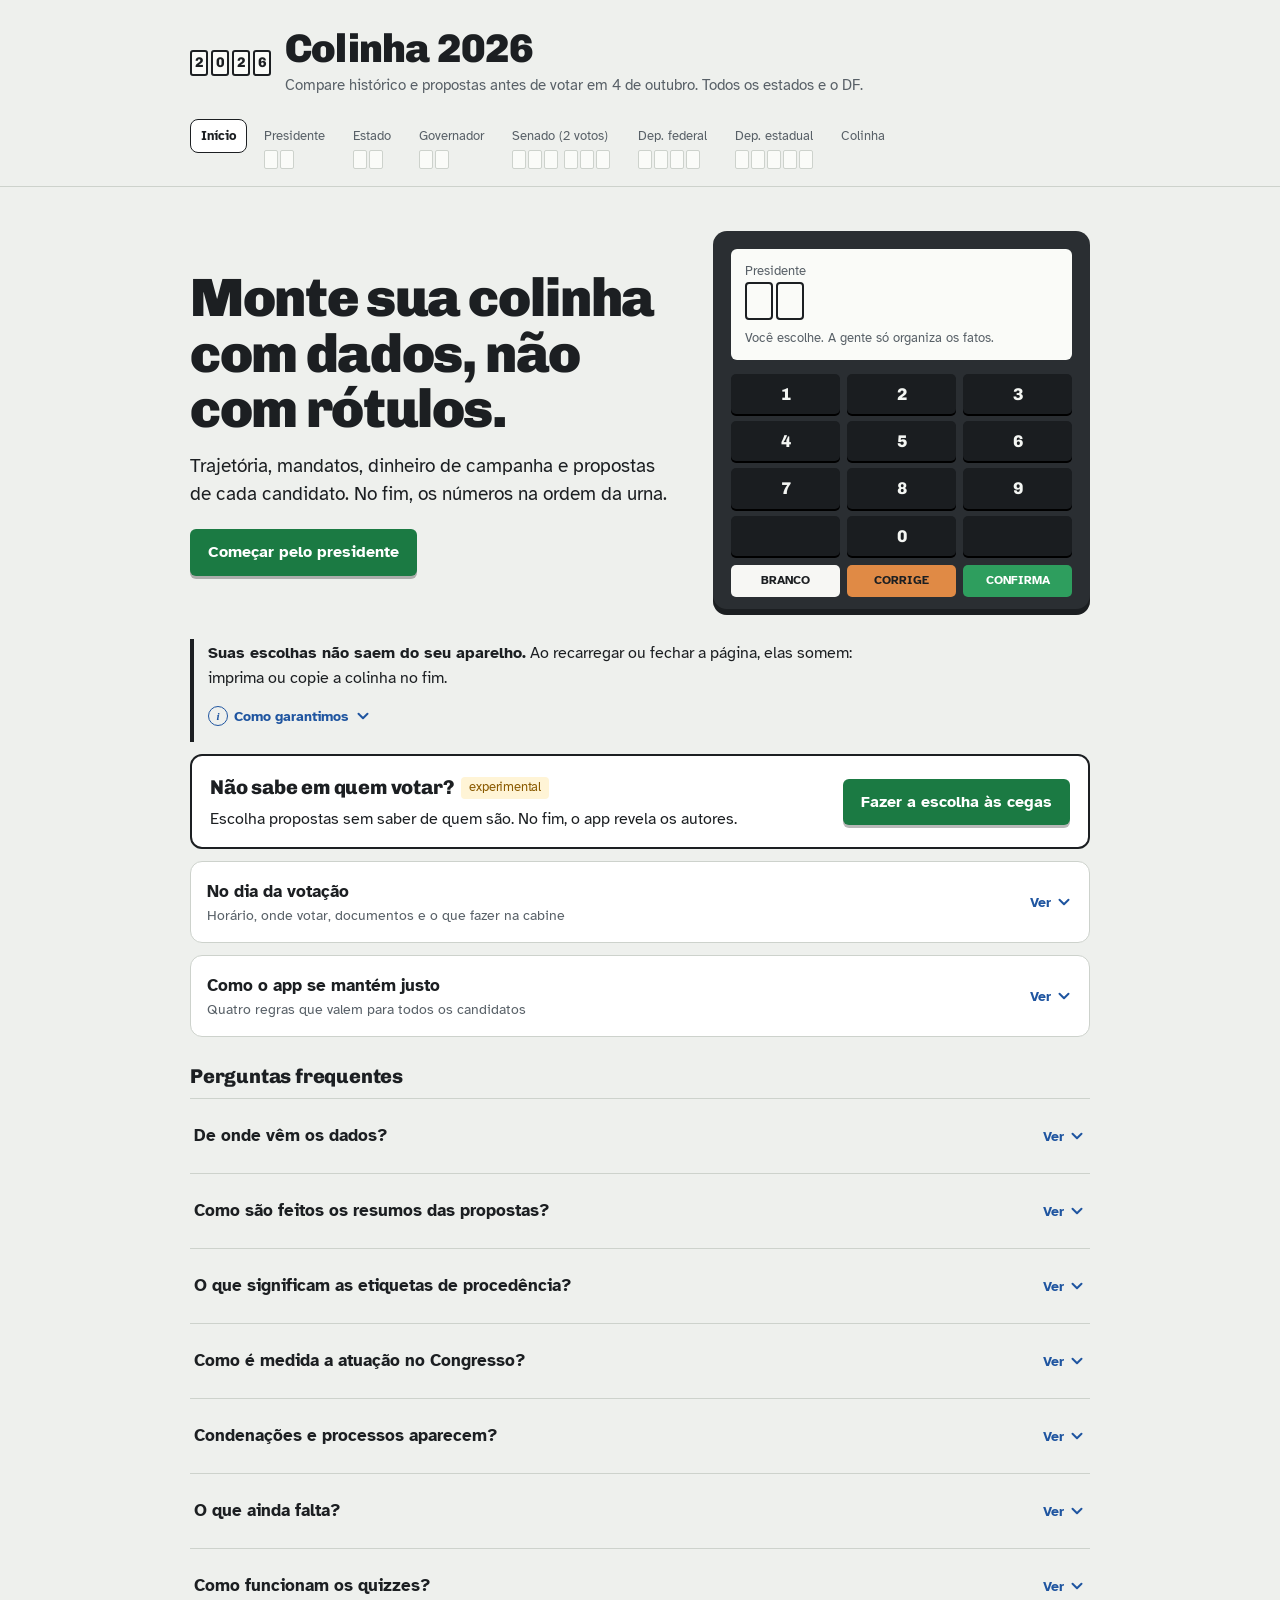
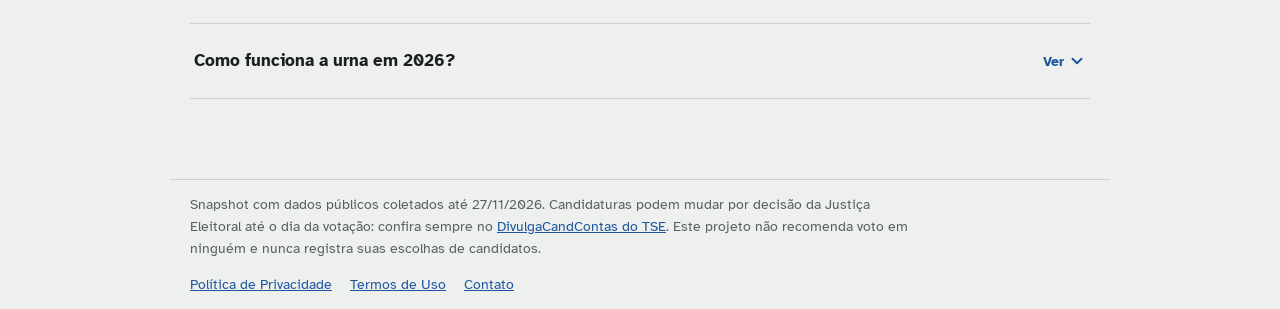
<file: index.html>
<!DOCTYPE html>
<html lang="pt-BR">
<head>
<meta charset="utf-8">
<meta http-equiv="Content-Security-Policy" content="default-src 'self'; script-src 'self' https://www.googletagmanager.com; connect-src 'self' https://*.google-analytics.com https://*.analytics.google.com https://www.googletagmanager.com; img-src 'self' data: https://*.google-analytics.com https://*.googletagmanager.com; style-src 'self' 'unsafe-inline'; font-src 'self' data:; object-src 'none'; base-uri 'self'; form-action 'none'; frame-src 'none'; upgrade-insecure-requests">
<meta name="referrer" content="strict-origin-when-cross-origin">
<meta name="viewport" content="width=device-width, initial-scale=1, viewport-fit=cover">
<title>Colinha 2026</title>
<meta name="description" content="Compare histórico, propostas e dados dos candidatos das Eleições 2026 e monte sua colinha na ordem da urna. Todos os estados e o Distrito Federal.">
<meta property="og:title" content="Colinha 2026: compare candidatos com dados">
<meta property="og:description" content="Histórico, propostas registradas no TSE e a colinha na ordem exata da urna. Sem recomendação de voto.">
<meta property="og:type" content="website">
<meta property="og:locale" content="pt_BR">
<meta name="theme-color" content="#2A2E32">
<link rel="icon" href="data:image/svg+xml,<svg xmlns='http://www.w3.org/2000/svg' viewBox='0 0 100 100'><text y='.9em' font-size='90'>🗳️</text></svg>">
  <script type="module" crossorigin src="./assets/index-CHFm_6xz.js"></script>
  <link rel="stylesheet" crossorigin href="./assets/index-B240W4IN.css">
</head>
<body>
<div id="root"></div>
</body>
</html>
</file>
<file: assets/index-B240W4IN.css>
@font-face{font-family:Atkinson Hyperlegible;font-style:normal;font-display:swap;font-weight:400;src:url(./atkinson-hyperlegible-latin-400-normal-BrHNak5F.woff2) format("woff2"),url(./atkinson-hyperlegible-latin-400-normal-BbWidj28.woff) format("woff")}@font-face{font-family:Atkinson Hyperlegible;font-style:italic;font-display:swap;font-weight:400;src:url(./atkinson-hyperlegible-latin-400-italic-D-qjh7ci.woff2) format("woff2"),url(./atkinson-hyperlegible-latin-400-italic-OoEIrRJc.woff) format("woff")}@font-face{font-family:Atkinson Hyperlegible;font-style:normal;font-display:swap;font-weight:700;src:url(./atkinson-hyperlegible-latin-700-normal-GZI4o3u0.woff2) format("woff2"),url(./atkinson-hyperlegible-latin-700-normal-BK6Glc0m.woff) format("woff")}@font-face{font-family:Chivo;font-style:normal;font-display:swap;font-weight:600;src:url(./chivo-latin-600-normal-B9W10NB8.woff2) format("woff2"),url(./chivo-latin-600-normal-D21PgxtD.woff) format("woff")}@font-face{font-family:Chivo;font-style:normal;font-display:swap;font-weight:800;src:url(./chivo-latin-800-normal-Dq-1cD0w.woff2) format("woff2"),url(./chivo-latin-800-normal-Bgoad_Kc.woff) format("woff")}@font-face{font-family:Chivo;font-style:normal;font-display:swap;font-weight:900;src:url(./chivo-latin-900-normal-C9LqtGxx.woff2) format("woff2"),url(./chivo-latin-900-normal-BOCGNdu-.woff) format("woff")}:root{box-sizing:border-box;padding-top:env(safe-area-inset-top,0px);padding-bottom:env(safe-area-inset-bottom,0px);--paper:#EEF0ED;--panel:#FFFFFF;--ink:#1C1F22;--muted:#586067;--line:#CDD2CC;--soft:#E3E6E1;--key:#2A2E32;--keyink:#F4F6F3;--confirma:#1B7A43;--confirma-ink:#FFFFFF;--corrige:#C9661A;--corrige-soft:#FBEBDD;--alert:#9A4308;--link:#1F55A0;--screen:#FAFBF8;--warn:#8A5A00;--warn-soft:#FFF4D6;--font:"Atkinson Hyperlegible", "Segoe UI", Roboto, Helvetica, Arial, sans-serif;--display:"Chivo", "Atkinson Hyperlegible", "Segoe UI", Arial, sans-serif}@media (prefers-color-scheme: dark){:root:not([data-theme=light]){--paper:#141618;--panel:#1D2023;--ink:#E8EBE7;--muted:#A3AAB0;--line:#353A3F;--soft:#262A2E;--key:#0E1012;--keyink:#E8EBE7;--confirma:#2E9E5E;--corrige:#E08A45;--corrige-soft:#3A2A1C;--link:#7FAEF0;--screen:#23272B;--warn:#F2C766;--warn-soft:#332A14;--alert:#F0A36A}}:root[data-theme=dark]{--paper:#141618;--panel:#1D2023;--ink:#E8EBE7;--muted:#A3AAB0;--line:#353A3F;--soft:#262A2E;--key:#0E1012;--keyink:#E8EBE7;--confirma:#2E9E5E;--corrige:#E08A45;--corrige-soft:#3A2A1C;--link:#7FAEF0;--screen:#23272B;--warn:#F2C766;--warn-soft:#332A14;--alert:#F0A36A}html{scroll-padding-top:calc(env(safe-area-inset-top,0px) + 120px)}*,*:before,*:after{box-sizing:inherit}body{margin:0;background:var(--paper);color:var(--ink);font-family:var(--font);font-size:17px;line-height:1.55;-webkit-font-smoothing:antialiased}a{color:var(--link)}a:focus-visible,button:focus-visible,input:focus-visible,select:focus-visible,summary:focus-visible{outline:3px solid var(--link);outline-offset:2px;border-radius:4px}.wrap{max-width:940px;margin:0 auto;padding:0 20px}button{font:inherit;color:inherit;cursor:pointer}header.top{padding:28px 20px 12px}.brand{display:flex;align-items:center;gap:14px}.brand h1{font-family:var(--display);font-weight:900;font-size:clamp(28px,5vw,40px);letter-spacing:-.02em;margin:0;line-height:1}.brand .sub{color:var(--muted);font-size:15px;margin:6px 0 0}.logo{display:flex;gap:3px}.logo span{width:18px;height:26px;border:2px solid var(--ink);border-radius:3px;background:var(--screen);display:grid;place-items:center;font-family:var(--display);font-weight:800;font-size:14px}.fita{position:sticky;top:env(safe-area-inset-top,0px);z-index:20;background:var(--paper);border-bottom:1px solid var(--line);padding:10px 0}.fita ol{list-style:none;padding:0 20px;display:flex;gap:6px;overflow-x:auto;max-width:940px;margin:0 auto;scrollbar-width:thin}.fita li{flex:0 0 auto}.step{display:flex;flex-direction:column;align-items:flex-start;gap:4px;border:1.5px solid transparent;background:transparent;padding:6px 10px;border-radius:8px;min-width:0}.step .lbl{font-size:13px;color:var(--muted);white-space:nowrap}.step[aria-current=step]{border-color:var(--ink);background:var(--panel)}.step[aria-current=step] .lbl{color:var(--ink);font-weight:700}.step:hover .lbl{color:var(--ink)}.slots{display:flex;gap:2px}.slots .d{width:14px;height:19px;border:1.5px solid var(--line);border-radius:2px;background:var(--screen);font-family:var(--display);font-weight:800;font-size:11px;display:grid;place-items:center;line-height:1}.slots .d.f{border-color:var(--ink)}.slots .blank{font-size:10px;font-weight:700;border:1.5px solid var(--ink);border-radius:2px;padding:0 4px;height:19px;display:grid;place-items:center;background:var(--screen)}main.wrap{padding:36px 20px 80px}h2.role{font-family:var(--display);font-weight:900;font-size:clamp(26px,4.4vw,36px);letter-spacing:-.015em;line-height:1.1;margin:0 0 6px}.lede{color:var(--muted);margin:0 0 20px;max-width:64ch}h3{font-family:var(--display);font-weight:800;font-size:20px;margin:28px 0 10px;letter-spacing:-.01em}p{max-width:68ch}details.guia{background:var(--panel);border:1px solid var(--line);border-left:5px solid var(--key);border-radius:10px;padding:0;margin:0 0 22px}details.guia summary{list-style:none;padding:14px 18px;font-weight:700;display:flex;justify-content:space-between;align-items:center;gap:12px}details.guia summary::-webkit-details-marker{display:none}details.guia summary .tg{font-weight:400;color:var(--muted);font-size:14px}details.guia[open] summary .tg:after{content:"ocultar"}details.guia:not([open]) summary .tg:after{content:"mostrar"}.guia-body{padding:0 18px 18px;display:grid;grid-template-columns:1fr 1fr;gap:10px 28px}.guia-body h4{margin:6px 0;font-size:15px}.guia-body ul{margin:0;padding-left:18px}.guia-body li{margin:0 0 6px}.guia-body .full{grid-column:1/-1}@media (max-width:720px){.guia-body{grid-template-columns:1fr}}.toolbar{display:flex;flex-wrap:wrap;gap:8px;align-items:center;margin:0 0 14px}.seg{display:inline-flex;border:1.5px solid var(--ink);border-radius:8px;overflow:hidden}.seg button{border:0;background:transparent;padding:7px 14px;font-size:15px}.seg button[aria-pressed=true]{background:var(--ink);color:var(--paper);font-weight:700}.note{font-size:14px;color:var(--muted)}.lista{list-style:none;margin:0;padding:0;border-top:1px solid var(--line)}.cand{border-bottom:1px solid var(--line);scroll-margin-top:calc(env(safe-area-inset-top,0px) + 96px)}.cand.escolhido{background:linear-gradient(90deg,color-mix(in srgb,var(--confirma) 10%,transparent),transparent 60%)}.row{width:100%;display:grid;grid-template-columns:auto 1fr auto;gap:16px;align-items:center;text-align:left;background:transparent;border:0;padding:14px 6px}.row:hover{background:var(--soft)}.num{display:flex;gap:3px}.num .d{width:30px;height:40px;border:2px solid var(--ink);border-radius:4px;background:var(--screen);display:grid;place-items:center;font-family:var(--display);font-weight:800;font-size:22px;font-variant-numeric:tabular-nums}.nm{font-weight:700;font-size:18px;line-height:1.25}.pt{color:var(--muted);font-size:15px}.meta{font-size:14px;color:var(--muted);margin-top:2px}.rowend{display:flex;align-items:center;gap:10px}.chev{width:26px;height:26px;display:grid;place-items:center;border-radius:50%;border:1.5px solid var(--line);font-size:14px;transition:transform .2s}.row[aria-expanded=true] .chev{transform:rotate(180deg)}.tag{display:inline-block;font-size:12.5px;font-weight:700;border-radius:4px;padding:1px 7px;margin-left:6px;vertical-align:2px}.tag.ok{background:color-mix(in srgb,var(--confirma) 16%,transparent);color:var(--confirma)}.tag.ver{background:var(--warn-soft);color:var(--warn)}.tag.sel{background:var(--confirma);color:var(--confirma-ink)}@media (max-width:560px){.row{grid-template-columns:auto 1fr;gap:12px}.chev{display:none}.rowend{grid-column:2;justify-self:start}.num .d{width:24px;height:34px;font-size:18px}}.det{padding:4px 6px 22px}.tabs{display:flex;gap:4px;border-bottom:1.5px solid var(--line);margin:0 0 16px;overflow-x:auto;scrollbar-width:none}.tabs::-webkit-scrollbar{display:none}.tabs button{flex:0 0 auto;white-space:nowrap}.tabs button{border:0;background:transparent;padding:8px 12px;border-bottom:3px solid transparent;margin-bottom:-1.5px;font-size:15px;color:var(--muted)}.tabs button[aria-selected=true]{border-bottom-color:var(--ink);color:var(--ink);font-weight:700}dl.fatos{display:grid;grid-template-columns:minmax(150px,210px) 1fr;gap:6px 18px;margin:0 0 14px}dl.fatos dt{color:var(--muted);font-size:15px}dl.fatos dd{margin:0}@media (max-width:560px){dl.fatos{grid-template-columns:1fr}dl.fatos dt{margin-top:6px}}.traj{margin:0 0 14px;padding-left:20px}.traj li{margin-bottom:3px}.aviso{background:var(--warn-soft);color:var(--ink);border-radius:8px;padding:10px 14px;font-size:15px;margin:10px 0}.aviso strong{color:var(--warn)}.temas{display:grid;grid-template-columns:1fr 1fr;gap:4px 28px}@media (max-width:720px){.temas{grid-template-columns:1fr}}.tema h5{margin:12px 0 4px;font-size:15.5px}.tema ul{margin:0;padding-left:18px}.tema li{margin-bottom:4px}.tema .vazio{color:var(--muted);font-style:italic;font-size:15px;margin:0}table.plano{border-collapse:collapse;width:100%;margin:6px 0 14px;font-size:15.5px}table.plano th,table.plano td{text-align:left;border-bottom:1px solid var(--line);padding:7px 8px;vertical-align:top}table.plano th{color:var(--muted);font-weight:400;width:42%}.fontes{padding-left:18px}.fontes li{margin-bottom:5px}.acoes{display:flex;flex-wrap:wrap;gap:10px;margin-top:18px}.btn{border:0;border-radius:6px;padding:11px 18px;font-weight:700;font-size:16px;box-shadow:0 3px #00000047}.btn:active{transform:translateY(2px);box-shadow:0 1px #00000047}.btn.confirma{background:var(--confirma);color:var(--confirma-ink)}.btn.branco{background:#f7f7f4;color:#1c1f22;border:1.5px solid #9AA09A}.btn.corrige{background:var(--corrige);color:#1c1f22}.btn.ghost{background:transparent;border:1.5px solid var(--ink);box-shadow:none}.btn:disabled{opacity:.45;cursor:not-allowed}.msg{margin-top:10px;font-size:15px;color:var(--alert);font-weight:700}.chips{display:flex;flex-wrap:wrap;gap:6px;margin:0 0 14px}.chips button{border:1.5px solid var(--line);background:var(--panel);border-radius:999px;padding:5px 13px;font-size:15px}.chips button[aria-pressed=true]{border-color:var(--ink);background:var(--ink);color:var(--paper);font-weight:700}.cmp{list-style:none;margin:0;padding:0;border-top:1px solid var(--line)}.cmp li{display:grid;grid-template-columns:auto 190px 1fr;gap:16px;padding:14px 4px;border-bottom:1px solid var(--line);align-items:start}.cmp .who{font-weight:700;line-height:1.3}.cmp .who span{display:block;color:var(--muted);font-weight:400;font-size:14.5px}.cmp ul{margin:0;padding-left:18px}.cmp .vazio{color:var(--muted);font-style:italic}@media (max-width:720px){.cmp li{grid-template-columns:auto 1fr}.cmp li>div:last-child{grid-column:1/-1}}.vagas{display:grid;grid-template-columns:1fr 1fr;gap:12px;margin:0 0 20px}.vaga{background:var(--panel);border:1.5px solid var(--line);border-radius:10px;padding:12px 14px;display:flex;align-items:center;justify-content:space-between;gap:10px}.vaga.f{border-color:var(--ink)}.vaga .t{font-size:14px;color:var(--muted)}.vaga .n{font-weight:700}.linkbtn{background:none;border:0;color:var(--link);text-decoration:underline;padding:0;font-size:14px}@media (max-width:560px){.vagas{grid-template-columns:1fr}}.hero{display:grid;grid-template-columns:1.3fr 1fr;gap:34px;align-items:center;margin:8px 0 30px}.hero h2{font-family:var(--display);font-weight:900;font-size:clamp(32px,6vw,54px);line-height:1.02;letter-spacing:-.025em;margin:0 0 16px}.hero p{font-size:18.5px;margin:0 0 20px}@media (max-width:760px){.hero{grid-template-columns:1fr}}.urna{background:var(--key);border-radius:14px;padding:18px;color:var(--keyink);box-shadow:inset 0 -6px #00000059}.urna .tela{background:var(--screen);color:var(--ink);border-radius:6px;padding:12px 14px;margin-bottom:14px}.urna .tela .c{font-size:13px;color:var(--muted)}.urna .tela .num .d{width:28px;height:38px;font-size:21px}.urna .teclas{display:grid;grid-template-columns:repeat(3,1fr);gap:7px}.urna .teclas span{background:#1a1d20;border-radius:5px;padding:7px 0;text-align:center;font-family:var(--display);font-weight:800;color:#f4f6f3;box-shadow:0 2px #000}.urna .fim{display:grid;grid-template-columns:1fr 1fr 1fr;gap:7px;margin-top:9px}.urna .fim span{border-radius:5px;padding:7px 0;text-align:center;font-size:11.5px;font-weight:700;color:#1c1f22}.principios{display:grid;grid-template-columns:repeat(2,1fr);gap:18px 30px;margin:10px 0 26px;padding:0;list-style:none}.principios li strong{display:block;margin-bottom:2px}@media (max-width:640px){.principios{grid-template-columns:1fr}}details.metodo{border-top:1px solid var(--line);padding:14px 0}details.metodo summary{font-weight:700;cursor:pointer}.uf{display:grid;grid-template-columns:repeat(auto-fill,minmax(150px,1fr));gap:8px;margin:14px 0 20px}.uf button{border:1.5px solid var(--line);background:var(--panel);border-radius:8px;padding:10px 12px;text-align:left;font-size:15px}.uf button[aria-pressed=true]{border-color:var(--ink);box-shadow:inset 0 0 0 1.5px var(--ink);font-weight:700}.uf button:disabled{opacity:.5;cursor:not-allowed}.uf small{display:block;color:var(--muted);font-size:12.5px;font-weight:400}.digitar{background:var(--panel);border:1px solid var(--line);border-radius:12px;padding:18px;margin:0 0 22px}.digitar label{font-weight:700;display:block;margin-bottom:8px}.digitar .linha{display:flex;flex-wrap:wrap;gap:10px;align-items:center}.digitar input{font-family:var(--display);font-weight:800;font-size:28px;letter-spacing:.35em;width:9ch;padding:6px 10px;border:2px solid var(--ink);border-radius:6px;background:var(--screen);color:var(--ink)}.digitar .ok{color:var(--confirma);font-weight:700}.colinha{background:#fff;color:#1c1f22;border:2px solid #1C1F22;border-radius:6px;max-width:560px;padding:18px 20px 12px}.colinha h3{margin:0 0 2px;font-size:22px;color:#1c1f22}.colinha .q{font-size:14px;color:#4a5157;margin:0 0 10px}.colinha ol{list-style:none;margin:0;padding:0}.colinha li{display:grid;grid-template-columns:28px 1fr auto;gap:10px;align-items:center;padding:10px 0;border-top:1px dashed #9AA09A}.colinha .ord{font-family:var(--display);font-weight:800;color:#4a5157}.colinha .cg{font-weight:700;line-height:1.2}.colinha .cg span{display:block;font-weight:400;font-size:14px;color:#4a5157}.colinha .num .d{border-color:#1c1f22;background:#fff;color:#1c1f22}.colinha .num .d.v{border-style:dashed;border-color:#9aa09a;color:#9aa09a}.colinha .bnc{font-weight:800;border:2px solid #1C1F22;padding:4px 10px;border-radius:4px}.colinha .rod{font-size:13px;color:#4a5157;margin-top:8px}.tiles{display:grid;grid-template-columns:repeat(4,1fr);gap:10px;margin:0 0 6px}@media (max-width:720px){.tiles{grid-template-columns:1fr 1fr}}.tile{background:var(--screen);border:1.5px solid var(--line);border-radius:8px;padding:12px 12px 10px}.tv{font-family:var(--display);font-weight:900;font-size:30px;line-height:1.05;letter-spacing:-.01em;font-variant-numeric:tabular-nums}.tv-s{font-size:18px;font-weight:800;line-height:1.2}.tk{font-size:13.5px;color:var(--muted);margin-top:4px;line-height:1.3}h4.sub{margin:18px 0 8px;font-size:15.5px}ul.dest{list-style:none;margin:0;padding:0;display:grid;grid-template-columns:repeat(auto-fit,minmax(220px,1fr));gap:10px}ul.dest li{border-left:4px solid var(--ink);padding:4px 0 4px 12px}.dv{display:block;font-family:var(--display);font-weight:800;font-size:22px;line-height:1.15;font-variant-numeric:tabular-nums}.dk{display:block;font-size:14.5px;color:var(--muted);line-height:1.35;margin-top:2px}.prov{display:inline-block;font-size:11.5px;font-weight:700;border-radius:3px;padding:0 6px;vertical-align:1px;white-space:nowrap;border:1px solid currentColor}.prov-of{color:var(--confirma)}.prov-gov{color:var(--warn)}.prov-imp{color:var(--link)}.prov-crit{color:var(--alert)}.prov-camp{color:var(--muted)}ol.tl{list-style:none;margin:6px 0 0;padding:0;position:relative}.tl-i{display:grid;grid-template-columns:104px 1fr;gap:14px;position:relative;padding-bottom:18px}.tl-i:before{content:"";position:absolute;left:111px;top:6px;bottom:-6px;width:2px;background:var(--line)}.tl-i:last-child:before{display:none}.tl-y{font-family:var(--display);font-weight:800;font-size:15px;text-align:right;padding-top:1px;font-variant-numeric:tabular-nums;color:var(--ink)}.tl-b{position:relative;padding-left:18px;min-width:0}.tl-b:before{content:"";position:absolute;left:-10px;top:5px;width:12px;height:12px;border-radius:50%;background:var(--panel);border:3px solid var(--muted)}.tl-mandato .tl-b:before{background:var(--ink);border-color:var(--ink)}.tl-justica .tl-b:before{border-color:var(--alert);border-radius:2px}.tl-eleicao .tl-b:before{border-color:var(--link)}.tl-k{display:inline-block;font-size:12.5px;color:var(--muted);margin-bottom:1px}.tl-justica .tl-k{color:var(--alert);font-weight:700}.tl-t{font-weight:700;line-height:1.3}.tl-t .n{font-weight:400;color:var(--muted);font-size:14px}.tl-d{margin:4px 0 0;font-size:15.5px}.tl-gap{margin:6px 0 0;font-size:14px;color:var(--warn);background:var(--warn-soft);display:inline-block;padding:3px 9px;border-radius:5px}.tl-gap.tl-ok{color:var(--confirma);background:color-mix(in srgb,var(--confirma) 10%,transparent)}.tl-f{margin:4px 0 0;font-size:14px}.tbl{overflow-x:auto;margin-top:8px}table.met{border-collapse:collapse;width:100%;font-size:14.5px;min-width:520px}table.met th{font-weight:400;color:var(--muted);text-align:left;border-bottom:1.5px solid var(--line);padding:5px 8px}table.met td{border-bottom:1px solid var(--line);padding:7px 8px;vertical-align:top}table.met td:first-child{font-weight:700;width:30%}table.met td:last-child{width:30%;font-size:13.5px}.seta{color:var(--muted);padding:0 2px}@media (max-width:560px){.tl-i{grid-template-columns:62px 1fr;gap:10px}.tl-i:before{left:67px}.tl-y{font-size:13px}}@media (max-width:560px){table.met{min-width:0}table.met thead{display:none}table.met tr{display:block;border-bottom:1px solid var(--line);padding:8px 0}table.met td{display:block;border:0;padding:1px 0;width:auto!important}}.privacidade{border-left:4px solid var(--ink);padding:2px 0 2px 14px;margin:0 0 18px;max-width:760px}.privacidade p{margin:0;font-size:16px}.privacidade .rc-info{margin:2px 0 0}.dica-estrela{white-space:nowrap}.h-faq{margin:26px 0 6px}.rc .principios,.rc .dia-grid{margin:0}.filtros{display:grid;grid-template-columns:minmax(0,2fr) minmax(0,1fr);gap:12px;margin:0 0 8px}.campo{display:flex;flex-direction:column;gap:4px;font-size:14px;color:var(--muted);min-width:0}.campo input,.campo select{font:inherit;font-size:16px;color:var(--ink);background:var(--panel);border:1.5px solid var(--line);border-radius:8px;padding:9px 11px;width:100%;min-width:0}.campo input:focus,.campo select:focus{border-color:var(--ink);outline:none}.legenda{display:flex;flex-wrap:wrap;align-items:center;justify-content:space-between;gap:10px;background:var(--panel);border:1.5px solid var(--ink);border-radius:10px;padding:10px 14px;margin:6px 0 12px}.legenda .num{vertical-align:middle;margin-left:4px}.confere{margin:10px 0 0;font-weight:700;font-size:16px}.confere.ok{color:var(--confirma)}.confere.erro{color:var(--alert)}.redes{display:inline-flex;flex-wrap:wrap;gap:4px 12px}@media (max-width:560px){.filtros{grid-template-columns:minmax(0,1fr)}}:root{--f1:#2A2E32;--f2:#6B737A;--f3:#B5BCC2;--f4:#1F55A0;--f5:#C9661A;--f6:#1B7A43;--f7:#8A5A00;--f8:#E3E6E1}@media (prefers-color-scheme: dark){:root:not([data-theme=light]){--f1:#E8EBE7;--f2:#A3AAB0;--f3:#5B6268;--f4:#7FAEF0;--f5:#E08A45;--f6:#2E9E5E;--f7:#F2C766;--f8:#353A3F}}:root[data-theme=dark]{--f1:#E8EBE7;--f2:#A3AAB0;--f3:#5B6268;--f4:#7FAEF0;--f5:#E08A45;--f6:#2E9E5E;--f7:#F2C766;--f8:#353A3F}.fin-fefc{background:var(--f1)}.fin-fundoPartidario{background:var(--f2)}.fin-partido{background:var(--f3)}.fin-pessoasFisicas{background:var(--f4)}.fin-proprios{background:var(--f5)}.fin-outrosCandidatos{background:var(--f6)}.fin-coletivo{background:var(--f7)}.fin-naoIdentificada{background:var(--f8);background-image:repeating-linear-gradient(45deg,transparent 0 3px,var(--muted) 3px 4px)}.fin-top{display:grid;grid-template-columns:repeat(2,minmax(0,1fr));gap:10px;margin:0 0 10px}.fin-v{font-family:var(--display);font-weight:900;font-size:26px;line-height:1.05;font-variant-numeric:tabular-nums}.fin-k{font-size:13.5px;color:var(--muted);line-height:1.3;margin-top:3px}.fin-barra{display:flex;height:16px;border-radius:4px;overflow:hidden;background:var(--soft);gap:2px}.fin-barra i{display:block;min-width:3px}.fin-leg{list-style:none;margin:10px 0 0;padding:0}.fin-leg li{display:grid;grid-template-columns:14px minmax(0,1fr) auto 52px;gap:8px;align-items:center;padding:4px 0;border-bottom:1px solid var(--line);font-size:15px}.fin-leg .sw{width:12px;height:12px;border-radius:2px}.fin-val{font-variant-numeric:tabular-nums;text-align:right;white-space:nowrap}.fin-p{color:var(--muted);text-align:right;font-variant-numeric:tabular-nums}.fin-h{margin:16px 0 6px;font-size:15.5px}.fin-lim{display:flex;flex-direction:column;gap:6px;font-size:15px}.fin-lim-bar{height:10px;border-radius:5px;background:var(--soft);overflow:hidden;border:1px solid var(--line)}.fin-lim-bar i{display:block;height:100%;background:var(--ink)}.fin-zero{font-weight:700;margin:0}.fin-nota{margin-top:12px}@media (max-width:400px){.fin-v{font-size:22px}.fin-leg li{grid-template-columns:14px minmax(0,1fr) auto}.fin-p{display:none}}.cand-top{display:flex;align-items:center;gap:4px}.cand-top .row{flex:1 1 auto;min-width:0}.estrela{flex:0 0 auto;width:44px;height:44px;display:grid;place-items:center;background:transparent;border:0;border-radius:50%;color:var(--muted);margin-right:2px}.estrela svg{width:24px;height:24px;fill:none;stroke:currentColor;stroke-width:1.8;stroke-linejoin:round}.estrela:hover{background:var(--soft);color:var(--ink)}.estrela.on{color:var(--warn)}.estrela.on svg{fill:currentColor}.curta-bar{position:sticky;bottom:0;z-index:15;margin:18px -20px 0;padding:10px 20px calc(10px + env(safe-area-inset-bottom,0px));background:var(--panel);border-top:2px solid var(--ink);box-shadow:0 -6px 16px #00000014}.curta-in{display:flex;flex-wrap:wrap;align-items:center;justify-content:space-between;gap:8px 14px}.curta-t{min-width:0;flex:1 1 220px;font-size:15px;overflow-wrap:break-word}.curta-b{display:flex;gap:8px;flex-wrap:wrap}@media (max-width:560px){.curta-bar{margin:18px -14px 0;padding-left:14px;padding-right:14px}.curta-b{width:100%}.curta-b .btn{flex:1 1 auto}}.cmpt-ov{position:fixed;top:0;right:0;bottom:0;left:0;z-index:50;background:#1416188c;display:flex;align-items:flex-start;justify-content:center;padding:calc(env(safe-area-inset-top,0px) + 16px) 12px 16px;overflow:auto}.cmpt{background:var(--paper);color:var(--ink);border-radius:12px;width:min(1100px,100%);max-height:calc(100dvh - 32px);display:flex;flex-direction:column;padding:16px 18px 18px;box-shadow:0 10px 40px #0000004d}.cmpt-head{display:flex;justify-content:space-between;align-items:center;gap:10px;margin-bottom:4px}.cmpt-head h3{margin:0}.cmpt-wrap{overflow:auto;min-height:0;flex:1 1 auto;border:1px solid var(--line);border-radius:8px;background:var(--panel)}.cmpt-t{border-collapse:separate;border-spacing:0;width:100%;min-width:calc(150px + var(--cols) * 190px);font-size:14.5px}.cmpt-t th,.cmpt-t td{text-align:left;vertical-align:top;padding:8px 10px;border-bottom:1px solid var(--line)}.cmpt-t td{min-width:180px}.cmpt-t thead th{position:sticky;top:0;z-index:2;background:var(--panel);border-bottom:2px solid var(--ink)}.cmpt-t .cmpt-lab{position:sticky;left:0;z-index:1;background:var(--panel);font-weight:400;color:var(--muted);width:150px;min-width:130px;max-width:170px}.cmpt-t thead .cmpt-lab{z-index:3}.cmpt-t .cmpt-g th{background:var(--soft);font-family:var(--display);font-weight:800;color:var(--ink);font-size:14px;position:static}.cmpt-t td ul{margin:0;padding-left:16px}.cmpt-t .vazio{color:var(--muted);font-style:italic}.cmpt-nm{font-weight:700;margin-top:6px;line-height:1.25}.cmpt-acts{display:flex;flex-direction:column;align-items:flex-start;gap:6px;margin-top:8px}.cmpt-acts .btn{padding:7px 12px;font-size:14.5px}.cmpt-t .num .d{width:24px;height:32px;font-size:17px}.lista-box{border:1.5px solid var(--ink);border-radius:10px;padding:12px 14px;margin:14px 0;background:var(--panel)}.lista-box h5{margin:0 0 4px;font-size:15.5px}.lista-box p{margin:0;font-size:15px}ul.mesma{list-style:none;margin:10px 0 0;padding:0;columns:2;column-gap:20px;font-size:14.5px}ul.mesma li{break-inside:avoid;padding:2px 0}ul.mesma .mn{font-family:var(--display);font-weight:800;font-variant-numeric:tabular-nums;margin-right:4px}@media (max-width:560px){ul.mesma{columns:1}}ol.passos{margin:0 0 8px;padding-left:20px}ol.passos li{margin-bottom:6px}.sub-h{margin:16px 0 8px;font-size:16px}.tag.mand{background:var(--soft);color:var(--ink);border:1px solid var(--line)}.tag.alerta{background:var(--corrige-soft);color:var(--alert)}.col-alerta{display:block;font-weight:700;color:#9a4308;font-size:13px;margin-top:2px}.dia{margin:0 0 12px}.dia-grid{display:grid;grid-template-columns:repeat(2,minmax(0,1fr));gap:12px}.dia-b{background:var(--panel);border:1px solid var(--line);border-radius:10px;padding:12px 16px}.dia-b h4{margin:0 0 6px;font-family:var(--display);font-weight:800;font-size:17px}.dia-b ul{margin:0;padding-left:18px}.dia-b li{margin-bottom:6px;font-size:15.5px}@media (max-width:720px){.dia-grid{grid-template-columns:minmax(0,1fr)}}@media print{.curta-bar,.cmpt-ov,.estrela{display:none!important}}.cmpt-t{table-layout:fixed}.cmpt-t thead th:not(.cmpt-lab){width:calc((100% - 150px) / var(--cols))}.cmps{padding:10px 12px}.cmps-cands{display:flex;flex-direction:column;gap:8px;margin-bottom:6px}.cmps-c{display:grid;grid-template-columns:24px auto minmax(0,1fr);grid-template-areas:"i d n" ". a a";gap:4px 10px;align-items:center;border:1px solid var(--line);border-radius:8px;padding:8px 10px;background:var(--paper)}.cmps-c>.cmps-i{grid-area:i}.cmps-c>.num{grid-area:d}.cmps-n{grid-area:n;min-width:0;overflow-wrap:break-word}.cmps-a{grid-area:a;display:flex;gap:12px;align-items:center}.cmps-a .btn{padding:6px 12px;font-size:14px}.cmps-c .num .d{width:22px;height:30px;font-size:16px}.cmps-i{display:inline-grid;place-items:center;width:22px;height:22px;border-radius:50%;background:var(--ink);color:var(--paper);font-family:var(--display);font-weight:800;font-size:12px;flex:0 0 auto}.cmps-g{margin:16px 0 4px;font-family:var(--display);font-weight:800;font-size:15px;border-bottom:2px solid var(--ink);padding-bottom:4px}.cmps-r{padding:8px 0;border-bottom:1px solid var(--line)}.cmps-l{font-size:13.5px;color:var(--muted);margin-bottom:4px}.cmps-v{display:grid;grid-template-columns:26px minmax(0,1fr);gap:6px;align-items:start;font-size:15px;padding:2px 0;overflow-wrap:break-word}.cmps-v ul{margin:0;padding-left:16px}@media (max-width:560px){.curta-t{white-space:nowrap;overflow:hidden;text-overflow:ellipsis;flex-basis:100%}}footer{border-top:1px solid var(--line);padding:22px 0 40px;color:var(--muted);font-size:14px}footer p{max-width:80ch}.visually-hidden{position:absolute;width:1px;height:1px;overflow:hidden;clip:rect(0 0 0 0);white-space:nowrap}@media (prefers-reduced-motion: reduce){*{transition:none!important;animation:none!important}}@media print{body{background:#fff}header.top,.fita,footer,.noprint,.lede,h2.role{display:none!important}main{padding:0}.colinha{border-width:2px;max-width:none}}html,body{max-width:100%}.tiles{grid-template-columns:repeat(4,minmax(0,1fr))}.tiles-at{grid-template-columns:repeat(3,minmax(0,1fr));margin-top:10px}ul.dest{margin-top:14px}.tile,.tiles>*,.temas>*,.guia-body>*,.sc-grid>*,.nt-top>*,.vagas>*,.principios>*,.hero>*,.row>*,.cmp li>*,.det,.tl-b,dl.fatos dd{min-width:0}.tv-s,.dv,.nm,dl.fatos dd,.tl-t,.tl-d,.cmp .who,.dk,.tk{overflow-wrap:break-word;-webkit-hyphens:auto;hyphens:auto}.fontes li,.tl-f,table.met td:last-child{overflow-wrap:anywhere}.temas,.guia-body,.vagas,.principios{grid-template-columns:repeat(2,minmax(0,1fr))}.hero{grid-template-columns:minmax(0,1.3fr) minmax(0,1fr)}ul.dest{grid-template-columns:repeat(auto-fit,minmax(min(220px,100%),1fr))}.uf{grid-template-columns:repeat(auto-fill,minmax(min(150px,100%),1fr))}.digitar input,.colinha{max-width:100%}@media (max-width:720px){.tiles{grid-template-columns:repeat(2,minmax(0,1fr))}.tiles-at{grid-template-columns:repeat(3,minmax(0,1fr))}.temas,.guia-body,.sc-grid{grid-template-columns:minmax(0,1fr)}}@media (max-width:760px){.hero{grid-template-columns:minmax(0,1fr)}}@media (max-width:640px){.principios{grid-template-columns:minmax(0,1fr)}.nt-top{grid-template-columns:repeat(2,minmax(0,1fr))}}@media (max-width:560px){.vagas{grid-template-columns:minmax(0,1fr)}.wrap{padding-left:14px;padding-right:14px}.tv{font-size:26px}.tile{padding:10px}.nt-top .big .v{font-size:40px}.acoes .btn{flex:1 1 auto}}@media (max-width:400px){.tv{font-size:23px}.tv-s{font-size:15.5px}.dv{font-size:19px}}@media (max-width:360px){.num .d{width:21px;height:30px;font-size:16px}.tl-i{grid-template-columns:52px minmax(0,1fr)}.tl-i:before{left:57px}}.at-casa{margin-bottom:10px}.at-leg{border:1px solid var(--line);border-radius:10px;padding:10px 14px;margin:0 0 10px;background:var(--screen)}.at-leg h5{margin:0 0 8px;font-size:15px}.at-dl{display:grid;grid-template-columns:minmax(0,220px) minmax(0,1fr);gap:8px 16px;margin:0}.at-dl dt{color:var(--muted);font-size:14.5px}.at-dl dd{margin:0;display:flex;flex-wrap:wrap;align-items:center;gap:4px 10px}.at-dl dd strong{font-family:var(--display);font-weight:800;font-size:19px;min-width:48px}.at-dl dd .note{flex-basis:100%;margin:0}.at-bar{display:inline-block;flex:1 1 120px;max-width:260px;height:8px;background:var(--soft);border-radius:4px;overflow:hidden;border:1px solid var(--line)}.at-bar i{display:block;height:100%;background:var(--ink)}.at-cota{list-style:none;margin:0;padding:0}.at-cota li{display:grid;grid-template-columns:42px minmax(0,1fr) 110px;gap:8px;align-items:center;font-size:14px;padding:2px 0}.at-cota li span:last-child{text-align:right;font-variant-numeric:tabular-nums}.at-cota .at-bar{max-width:none}@media (max-width:560px){.at-dl{grid-template-columns:minmax(0,1fr)}.at-dl dt{margin-top:4px}.at-cota li{grid-template-columns:38px minmax(0,1fr) 92px}}.rc{margin:0 0 12px}.rc>summary{list-style:none;cursor:pointer;-webkit-tap-highlight-color:transparent}.rc>summary::-webkit-details-marker{display:none}.rc-s{display:flex;align-items:center;gap:12px}.rc-t{min-width:0;flex:1 1 auto}.rc-tt{font-weight:700;line-height:1.3;display:inline}.rc-st{display:block;font-size:14px;color:var(--muted);font-weight:400;margin-top:2px;line-height:1.35}.rc-selo{display:inline-flex;align-items:center;height:20px;font-size:12px;font-weight:400;color:var(--warn);background:var(--warn-soft);border-radius:4px;padding:0 7px;margin-left:8px;vertical-align:2px}.rc-h{flex:0 0 auto;display:inline-flex;align-items:center;gap:4px;font-size:14px;font-weight:700;color:var(--link)}.rc-seta{width:18px;height:18px;transition:transform .2s ease}.rc[open]>summary .rc-seta{transform:rotate(180deg)}.rc-ocultar{display:none}.rc[open]>summary .rc-ver{display:none}.rc[open]>summary .rc-ocultar{display:inline}@media (prefers-reduced-motion: reduce){.rc-seta{transition:none}}.rc-cartao{background:var(--panel);border:1px solid var(--line);border-radius:12px;overflow:hidden}.rc-cartao>.rc-s{padding:12px 16px;min-height:56px}.rc-cartao>.rc-s:hover{background:var(--soft)}.rc-cartao[open]>.rc-s{border-bottom:1px solid var(--line)}.rc-cartao>.rc-b{padding:14px 16px 16px}.rc-linha{margin:0;border-top:1px solid var(--line)}.rc-linha:last-of-type{border-bottom:1px solid var(--line)}.rc-linha>.rc-s{padding:12px 4px;min-height:50px}.rc-linha>.rc-s:hover .rc-tt{text-decoration:underline}.rc-linha>.rc-b{padding:0 4px 14px}.rc-grupo .rc-linha+.rc-linha{border-top:1px solid var(--line)}.rc-info{margin:8px 0}.rc-info>.rc-s{display:inline-flex;gap:6px;padding:6px 0;min-height:36px;color:var(--link)}.rc-info>.rc-s .rc-t{flex:0 1 auto}.rc-info>.rc-s .rc-tt{font-size:14px;font-weight:700}.rc-info>.rc-s:hover .rc-tt{text-decoration:underline}.rc-ico{display:inline-grid;place-items:center;width:18px;height:18px;border-radius:50%;border:1.6px solid currentColor;font-size:11px;font-weight:800;font-style:italic;font-family:Georgia,serif;flex:0 0 auto}.rc-info>.rc-b{padding:4px 0 2px 24px;font-size:14.5px;color:var(--muted);max-width:72ch}.rc-info>.rc-b p{margin:0 0 6px}.rc-b>*:last-child{margin-bottom:0}.rc>summary:focus-visible{outline:3px solid var(--link);outline-offset:-3px;border-radius:10px}@media print{.rc{display:none!important}}.mp-ov{position:fixed;top:0;right:0;bottom:0;left:0;z-index:70;background:#14161880;display:flex;align-items:center;justify-content:center;padding:16px;animation:mp-f .15s ease-out}.mp{background:var(--panel);color:var(--ink);border-radius:14px;width:min(440px,100%);padding:20px 20px 16px;box-shadow:0 12px 40px #0000004d;animation:mp-s .18s ease-out}.mp-k{margin:0 0 2px;font-size:13px;font-weight:700;color:var(--confirma);text-transform:none}.mp h3{margin:0 0 12px;font-size:21px}.mp-l{list-style:none;margin:0 0 16px;padding:0;display:flex;flex-direction:column;gap:10px}.mp-l li{display:flex;align-items:center;gap:12px;background:var(--screen);border:1px solid var(--line);border-radius:10px;padding:10px 12px;min-width:0}.mp-l li>span:last-child{min-width:0;overflow-wrap:break-word;font-weight:700}.mp-vaga{display:block;font-weight:400;font-size:13px;color:var(--muted)}.mp-a{display:flex;flex-direction:column;gap:8px}.mp-a .btn{width:100%}.mp-n{margin:10px 0 0;font-size:13.5px;color:var(--muted);text-align:center}@media (max-width:560px){.mp-ov{align-items:flex-end;padding:0}.mp{border-radius:16px 16px 0 0;width:100%;padding-bottom:calc(16px + env(safe-area-inset-bottom,0px));animation:mp-u .2s ease-out}}@keyframes mp-f{0%{opacity:0}to{opacity:1}}@keyframes mp-s{0%{transform:translateY(8px);opacity:.6}to{transform:none;opacity:1}}@keyframes mp-u{0%{transform:translateY(40px)}to{transform:none}}@media (prefers-reduced-motion: reduce){.mp-ov,.mp{animation:none!important}}@media print{.mp-ov{display:none!important}}.pilha{display:flex;flex-direction:column;gap:12px;margin:0 0 24px}.pilha>*{margin:0!important}.pilha:empty{display:none}.lede{margin-bottom:20px}.hero{margin-bottom:24px}.h-faq{margin:0 0 6px}@media (max-width:560px){header.top{padding:20px 20px 10px}}.at-area{overflow-wrap:break-word;min-width:0}.at-casa .at-cota li:has(.at-area){grid-template-columns:minmax(0,150px) minmax(0,1fr) 120px}.at-lista{list-style:none;margin:0;padding:0}.at-lista li{display:flex;justify-content:space-between;gap:12px;padding:5px 0;border-bottom:1px solid var(--line);font-size:15px}.at-lista li:last-child{border-bottom:0}.at-lista strong{font-family:var(--display);font-variant-numeric:tabular-nums}.at-mun{list-style:none;margin:0;padding:0}.at-mun li{display:flex;justify-content:space-between;gap:12px;padding:3px 0;border-bottom:1px dashed var(--line)}@media (max-width:560px){.at-casa .at-cota li:has(.at-area){grid-template-columns:minmax(0,1fr) 100px}.at-casa .at-cota li:has(.at-area) .at-bar{grid-column:1/-1;order:3}}:root{--consent-h:0px}body{padding-bottom:var(--consent-h)}.consent{position:fixed;left:0;right:0;bottom:0;z-index:45;background:var(--panel);border-top:2px solid var(--ink);box-shadow:0 -6px 20px #00000024;padding-bottom:env(safe-area-inset-bottom,0px);max-height:70vh;overflow:auto}.consent-in{max-width:1080px;margin:0 auto;padding:12px 20px;display:flex;gap:10px 24px;align-items:center;justify-content:space-between}.consent-t{min-width:0;flex:1 1 auto}.consent p{margin:0;font-size:15px}.consent .rc-info{margin:2px 0 0}.consent-b{display:flex;gap:10px;flex:0 0 auto}.curta-bar{bottom:var(--consent-h)}@media (max-width:720px){.consent-in{flex-direction:column;align-items:stretch;padding:10px 14px}.consent-b .btn{flex:1 1 0}}@media print{.consent{display:none!important}body{padding-bottom:0}}.rod-links{display:flex;flex-wrap:wrap;gap:6px 18px;margin-top:8px}.rod-links .linkbtn,.rod-links a{font-size:14px}.stg-faixa{background:#7a4b00;color:#fff;text-align:center;font-size:14px;font-weight:700;padding:8px 14px;padding-top:calc(8px + env(safe-area-inset-top,0px))}.stg-faixa a{color:#fff;text-decoration:underline}@media print{.stg-faixa{display:none}}
</file>
